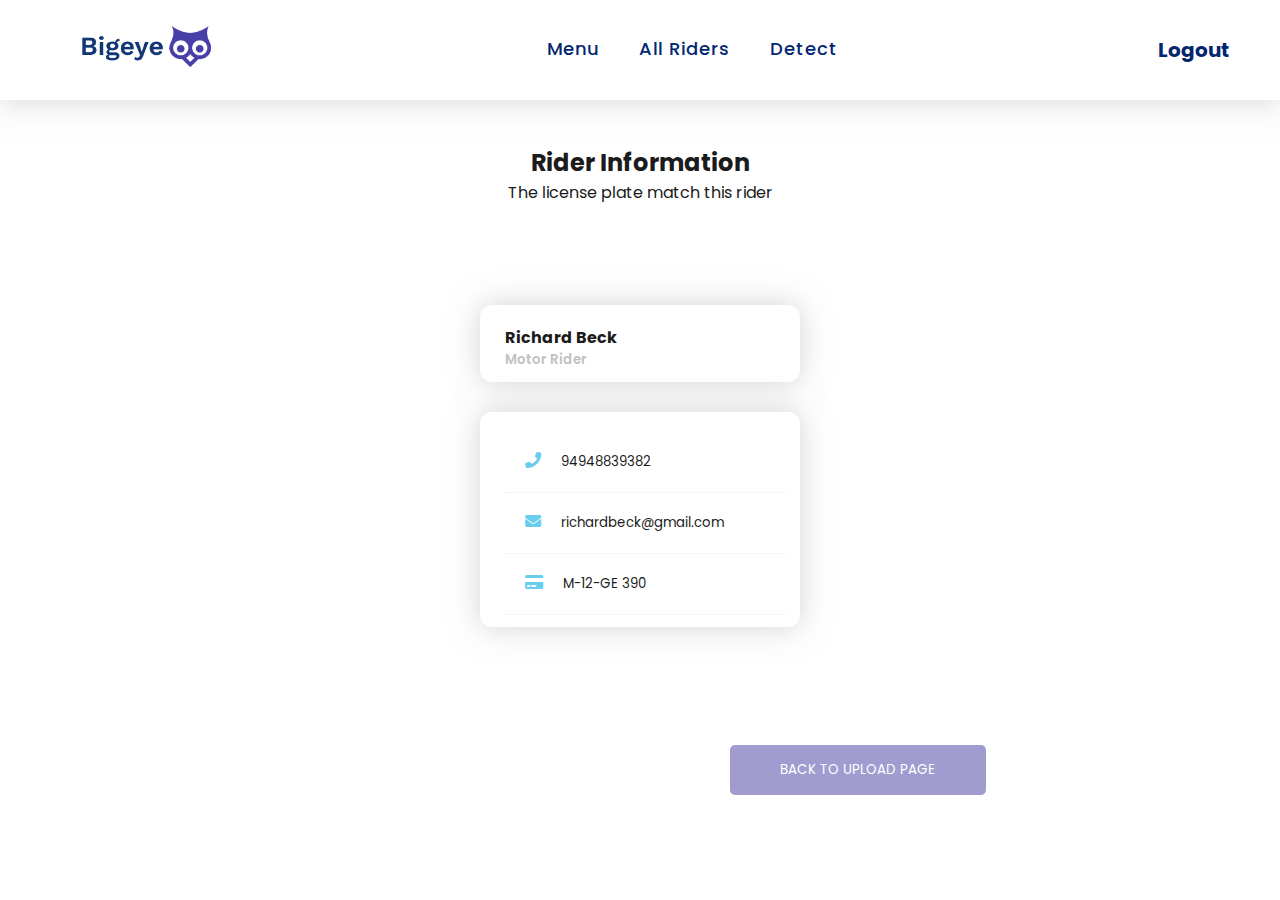
<file: Helmet/driver_info.html>
<!DOCTYPE html>
<html lang="en" dir="ltr">
  <head>
    <meta charset="utf-8">
    <link rel="stylesheet" href="https://cdnjs.cloudflare.com/ajax/libs/font-awesome/5.15.2/css/all.min.css"/>
    <link rel="stylesheet" href="style.css">
    <meta name="viewport" content="width=device-width, initial-scale=1.0">
  </head>
  <body>
    <nav>
      <div class="logo">
        <a href="main.html">
            <img src="images/logo2.png" alt="">
        </a>
      </div>
      <input type="checkbox" id="click">
      <label for="click" class="menu-btn">
        <i class="fas fa-bars"></i>
      </label>
        <ul>
            <li> <a class="active" href="#" >Menu</a></li>
            <li> <a href="#" >All Riders</a></li>
            <li> <a href="#" >Detect</a></li>
            <span>
                <a href="index.html">Logout</a>
            </span>
        </ul>
    </nav>



    <div class="content">
      <h2>Rider Information</h2>
      <p>The license plate match this rider</p>
    
        <div class="boxx info">
            <div class="one">
                <h4>Richard Beck</h4>
                <h5>Motor Rider</h5>
            </div>

            <div class="two">
                <span>
                    <i class="fa fa-phone" aria-hidden="true"></i>
                    <h5>94948839382</h5>
                </span>
                <hr>
                <span>
                    <i class="fa fa-envelope"></i>
                    <h5>richardbeck@gmail.com</h5>
                </span>
                <hr>
                <span>
                    <i class="fas fa-credit-card"></i>
                <h5>M-12-GE 390</h5>
                </span>
                <hr>
            </div>

        </div>

        <button class="btn">
            <a href="main.html"> BACK TO UPLOAD PAGE </a>
        </button>

        
    </div>
    
</body>
</html>
</file>
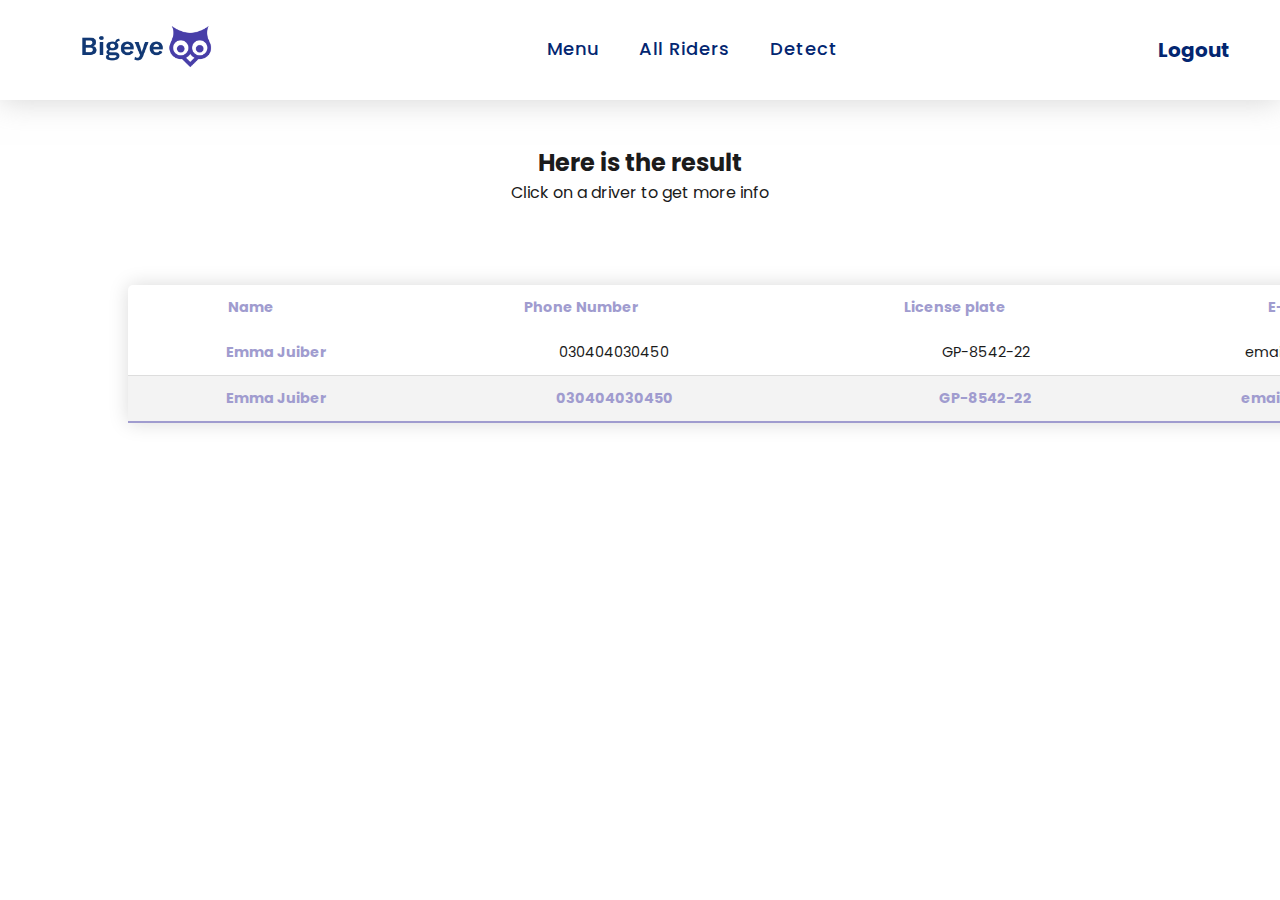
<file: Helmet/driver_table.html>
<!DOCTYPE html>
<html lang="en" dir="ltr">
  <head>
    <meta charset="utf-8">
    <link rel="stylesheet" href="https://cdnjs.cloudflare.com/ajax/libs/font-awesome/5.15.2/css/all.min.css"/>
    <link rel="stylesheet" href="style.css">
    <meta name="viewport" content="width=device-width, initial-scale=1.0">
  </head>
  <body>
    <nav>
      <div class="logo">
        <img src="images/logo2.png" alt="">
      </div>
      <input type="checkbox" id="click">
      <label for="click" class="menu-btn">
        <i class="fas fa-bars"></i>
      </label>
        <ul>
            <li> <a class="active" href="#" >Menu</a></li>
            <li> <a href="#" >All Riders</a></li>
            <li> <a href="#" >Detect</a></li>
            <span>
                <a href="index.html">Logout</a>
            </span>
        </ul>
    </nav>

    <div class="content">
      <h2>Here is the result</h2>
      <p>Click on a driver to get more info</p>
      
      <div class="content">
        <table class="content-table">
          <thead>
            <tr>
              <th>Name</th>
              <th>Phone Number</th>
              <th>License plate</th>
              <th>E-mail</th>
            </tr>
          </thead>
          <tbody>
            <tr>
              <td><a href="driver_info.html">Emma Juiber</a></td>
              <td>030404030450</td>
              <td>GP-8542-22</td>
              <td>email@exampl.com</td>
            </tr>
            <tr class="active-row">
              <td><a href="driver_info.html">Emma Juiber</a></td>
              <td>030404030450</td>
              <td>GP-8542-22</td>
              <td>email@exampl.com</td>
            </tr>
          </tbody>
        </table>
    </div>
  </div>
</body>
</html>
</file>
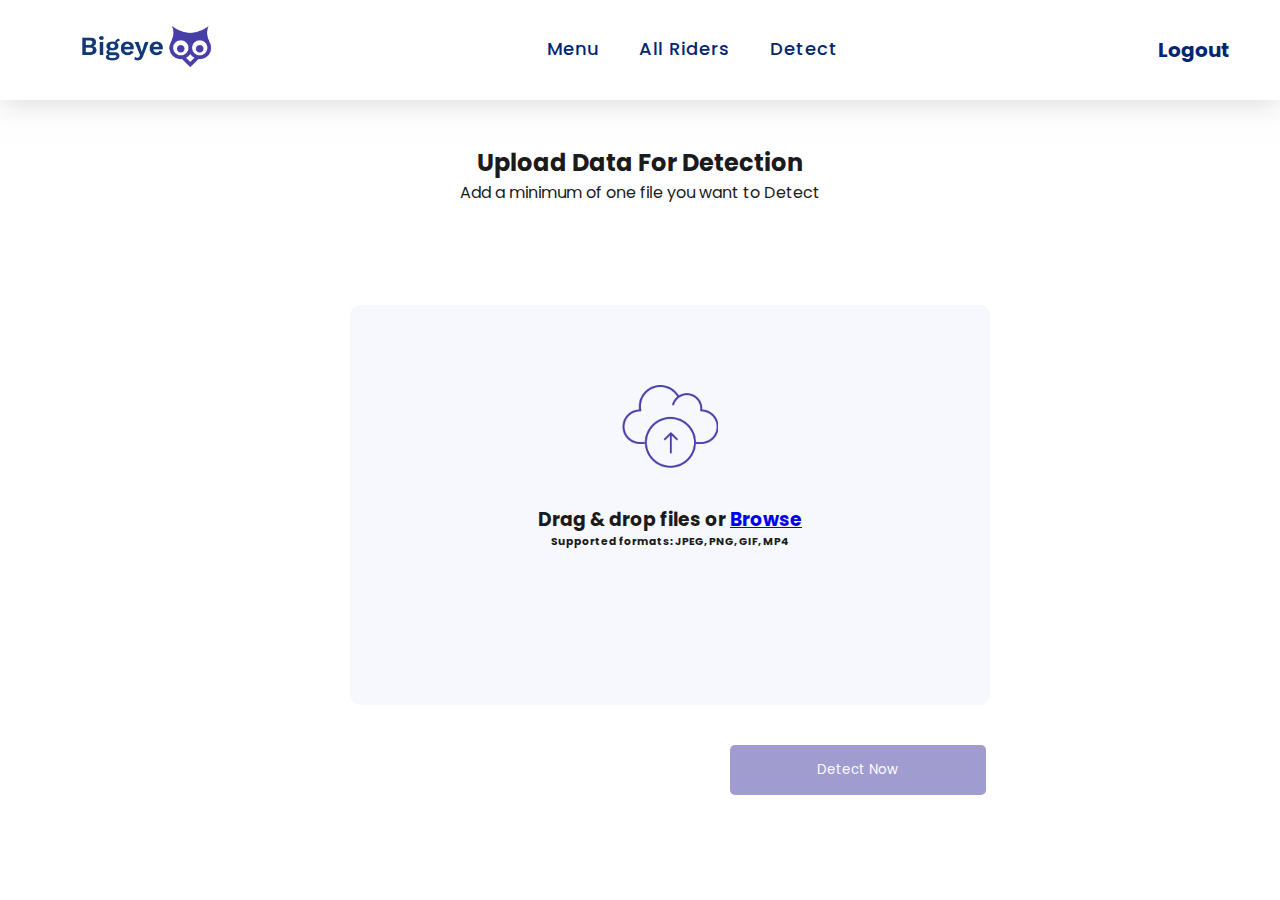
<file: Helmet/main.html>
<!DOCTYPE html>
<html lang="en" dir="ltr">
  <head>
    <meta charset="utf-8">
    <link rel="stylesheet" href="https://cdnjs.cloudflare.com/ajax/libs/font-awesome/5.15.2/css/all.min.css"/>
    <link rel="stylesheet" href="style.css">
    <meta name="viewport" content="width=device-width, initial-scale=1.0">
  </head>
  <body>
    <nav>
      <div class="logo">
        <img src="images/logo2.png" alt="">
      </div>
      <input type="checkbox" id="click">
      <label for="click" class="menu-btn">
        <i class="fas fa-bars"></i>
      </label>
        <ul>
            <li> <a class="active" href="#" >Menu</a></li>
            <li> <a href="#" >All Riders</a></li>
            <li> <a href="#" >Detect</a></li>
            <span>
                <a href="index.html">Logout</a>
            </span>
        </ul>
    </nav>
    <div class="content">
        <h2>Upload Data For Detection</h2>
        <p>Add a minimum of one file you want to Detect</p>

       <div class="boxx">
        <div class="box">
            <div class="go">
            <img src="images/Upload icon.png" alt="">
            <h3>Drag & drop files or <a href="#">Browse</a></h3>
            <h6>Supported formats: JPEG, PNG, GIF, MP4</h6>
            </div>
        </div>
       </div>

        <button class="btn">
            <a href="driver_table.html"> Detect Now </a>
        </button>
    </div>

  </body>
</html>
</file>
<file: Helmet/style.css>
@import url('https://fonts.googleapis.com/css2?family=Poppins:wght@200;300;400;500;600;700&display=swap');
*{
  margin: 0;
  padding: 0;
  box-sizing: border-box;
  font-family: 'Poppins', sans-serif;
} 

.main{
    background-image: url(images/datascience.jpg);
    background-size: cover;
    background-repeat: no-repeat;
    position: absolute;
    width: 100%;
    height: 100vh;
}

.row{
    position: relative;
    display: flex;
    flex-basis: 50%;
    justify-content: space-evenly;
    margin: 90px;
    text-align: center;
    align-items: center;
}

.first{
    position: relative;
    background-color: rgb(255, 255, 255);
    padding: 40px 40px;
    text-align: left;
    width: 40%;
    border-radius: 10px;
}

.first h1{
    margin-top: 40px;
    font-size: 40px;
    font-weight: 600;
}

.first h5{
    padding-top: 20px;
}

.first p{
    font-weight: 300;
    margin-bottom: 100px;
}

.form{
    position: relative;
    text-align: left;
    padding-top: 60px;
}

.form input{
    padding: 20px;
    margin-bottom: 20px;
    width: 100%;
    border: none;
    border-radius: 10px;
    box-shadow: 3px 3px 2px rgba(146, 146, 146, 0.411);
}

.form span{
    position: absolute;
    right: 10px;
}

.form span a{
    font-size: 15px;
    color: rgba(222, 222, 222, 0.875);
    text-decoration: none;
}

.size1{
    height: 70px;
}

.second{
    align-items: center;
    display: flex;
    flex-direction: column;
    justify-content: space-between;
    width: 40%;
    height: 80vh;
}

.second img{
    margin-top: 50px;
    height: 10%;
}

.second h2{
    font-size: 40px;
    font-weight: 600;
    color: white;
}

.second p{
    color: white;
    margin-bottom: 50px;
}

nav{
  display: flex;
  height: 100px;
  width: 100%;
  background-color: #ffffff;
  box-shadow: 0 0 30px rgba(168, 168, 168, 0.501);
  z-index: 99;
  align-items: center;
  justify-content: space-between;
  padding: 0 50px 0 80px;
}

nav ul{
  display: flex;
  flex-wrap: wrap;
  list-style: none;
}

nav ul li{
  margin: 0 5px;
}

.logo img{
    height: 30%; 
    width: 30%; 
}

nav ul li a{
    color: rgb(3, 38, 113);
  text-decoration: none;
  font-size: 18px;
  font-weight: 500;
  padding: 8px 15px;
  border-radius: 5px;
  letter-spacing: 1px;
  transition: all 0.3s ease;
}

nav .menu-btn i{
    margin-left: 30px;
    color: rgb(3, 38, 113);
  font-size: 22px;
  cursor: pointer;
  display: none;
}

span{
    padding-left: 300px;
}
span a{
    font-size: 20px;
    text-decoration: none;
    font-weight: 700;
    color: rgb(3, 38, 113);
}

input[type="checkbox"]{
  display: none;
}

.content{
  position: absolute;
  top: 25%;
  left: 50%;
  transform: translate(-50%, -50%);
  text-align: center;
  z-index: -1;
  width: 100%;
  padding: 0 30px;
  color: #1b1b1b;
}

.content p{
    padding-bottom: 100px;
}

.boxx{
    position: absolute;
    width: 100%;
    align-items: center;
    justify-content: center;
    text-align: center;
}

.box{
    position: absolute;
    align-items: center;
    text-align: center;
    display: block;
    width: 50%;
    height: 400px;
    background-color: rgb(247, 248, 254);
    left: 25%;
    border-radius: 10px;
}

.go{
    padding: 80px;
    justify-content: space-between;
}

.go img{
    width: 20%;
}

.go h3{
    padding-top: 30px;
}

button{
    width: 100%;
    padding: 15px;
    background-color: darkblue;
    border: none;
    border-radius: 10px;
}

button a{
    text-decoration: none;
    color: white;
}

.btn{
    position: absolute;
    top: 600px;
    /* right: 40%; */
    left: 57%;
    width: 20%;
    background-color: rgb(160, 156, 207);
    border: none;
    border-radius: 5px;
}


table{
    position: absolute;
    align-items: center;
    top: 30%;
    left: 10%;
}

.content-table {
    border-collapse: collapse;
    margin-top: 100px;
    font-size: 0.9em;
    width: 1340px;
    border-radius: 5px 5px 0 0;
    overflow: hidden;
    box-shadow: 0 0 20px rgba(0, 0, 0, 0.15);
}

.content-table thead tr {
    color:  rgb(160, 156, 207);
    text-align: left;
    font-weight: bold;
}

.content-table th{
    padding: 12px 100px;
}
.content-table td {
    padding: 12px 15px;
}

.content-table tbody tr {
    border-bottom: 1px solid #dddddd;
}

.content-table tbody tr:nth-of-type(even) {
    background-color: #f3f3f3;
}

.content-table tbody tr:last-of-type {
    border-bottom: 2px solid rgb(160, 156, 207);
}

.content-table tbody tr.active-row {
    font-weight: bold;
    color: rgb(160, 156, 207);
}

td a{
    text-decoration: none;
    font-weight: bold;
    color: rgb(160, 156, 207);
}

.ctn{
    margin: 40px;
}

 .contents{
    position: absolute;
    width: 100%;
    height: 50vh;
    background-color: darkblue;
    top: 30%;
    text-align: center;
    justify-content: space-around;
}

@media (max-width: 1274px){
    nav .menu-btn i{
    display: block;
  }
  #click:checked ~ .menu-btn i:before{
    content: "\f00d";
  }
  nav ul{
    position: fixed;
    top: 80px;
    left: -100%;
    background: rgb(213, 213, 213);
    height: 100vh;
    width: 100%;
    text-align: center;
    display: block;
    transition: all 0.3s ease;
  }
  #click:checked ~ ul{
    left: 0;
  }
  nav ul li{
    width: 100%;
    margin: 40px 0;
  }
  nav ul li a{
    width: 100%;
    margin-left: -100%;
    display: block;
    font-size: 20px;
    transition: 0.6s cubic-bezier(0.68, -0.55, 0.265, 1.55);
  }
  #click:checked ~ ul li a{
    margin-left: 0px;
  }
  nav ul li a.active,
  nav ul li a:hover{
    background: none;
    color: darkblue;
  }
}

.info{
  width: 50%;
  left: 25%;
}

.one{
    position: relative;
    border-radius: 12px;
    text-align: left;
    background-color: white;
    box-shadow: 0 0 30px rgba(168, 168, 168, 0.501);
    padding: 20px 12px 12px 25px;
    /* margin: 10px 30px; */
    width: 50%;
    left: 25%;
    margin-bottom: 30px;
}

.one h5{
    font-weight: 600;
    color: rgb(193, 193, 193);
}
.two{
    position: relative;
    border-radius: 12px;
    text-align: left;
    background-color: white;
    box-shadow: 0 0 30px rgba(168, 168, 168, 0.501);
    padding: 20px 12px 12px 25px;
    /* margin: 10px 30px; */
    width: 50%;
    left: 25%;
}

.two h5{
    font-weight: 400;
}

.two span{
    display: inline-flex;
    padding: 20px;
    width: 100%;
}

.two span i{
    padding-right: 20px;
    color: rgb(105, 205, 238);
}

hr{
    opacity: 50%;
    padding-top: -20px;
    border-top: #111;
}

@media (max-width: 1074px){
    nav{
      padding: 0 40px 0 50px;
    }

    img{
        height: 50%; 
        width: 50%; 
    }
  
  .first h1{
    margin-top: 20px;
    font-size: 30px;
    font-weight: 600;
}

.first p{
    font-weight: 300;
    margin-bottom: 70px;
}

.info{
    width: 70%;
    left: 10%;
  }

.one, .two{
    width: 80%;
    left: 10%;
    margin-bottom: 30px;
}
}

@media (max-width: 1000px){
    nav{
      padding: 0 40px 0 50px;
    }
  
    span{
      padding-left: 0px;
  }

  .main{
    position: absolute;
    padding-top: 100px;
    width: 100%;
    height: 100%;
    text-align: center;
}

.first p{
    font-weight: 300;
    margin-bottom: 50px;
}

.first{
    text-align: left;
    width: 90%;
}

.size1{
    height: 20px;
}

.second{
    display: none;
}

.row{
    justify-content: space-evenly;
    text-align: center;
    align-items: center;
}
}

@media (max-width: 920px) {
    nav{
        padding: 0 40px 0 50px;
      }

  #click:checked ~ .menu-btn i:before{
    content: "\f00d";
  }

  nav ul{
    position: fixed;
    top: 100px;
    left: -100%;
    background: rgb(213, 213, 213);;
    height: 100vh;
    width: 100%;
    text-align: center;
    display: block;
    transition: all 0.3s ease;
  }

  nav ul li{
    width: 100%;
  }

  nav ul li a{
    width: 100%;
    display: block;
    font-size: 20px;
    transition: 0.6s cubic-bezier(0.68, -0.55, 0.265, 1.55);
  }

  nav ul li a.active,
  nav ul li a:hover{
    background: none;
    color: darkblue;
  }

  .row{
    flex-basis: 50%;
    margin: 10px;
}

  .first{
    padding: 20px;
    text-align: left;
    margin-left: 0px;
    width: 90%;
}

.box{
    width: 80%;
    background-color: rgb(247, 248, 254);
    left: 10%;
    /* margin-top: 50px; */
}

.box{
    position: absolute;
    align-items: center;
    text-align: center;
    display: block;
    width: 80%;
    height: 400px;
    background-color: rgb(247, 248, 254);
    left: 3%;
    border-radius: 10px;
}

.go{
    padding: 40px;
    justify-content: space-around;
}

.go img{
    width: 40%;
}

.btn{
    margin-top: 50px;
    width: 80%;
    left: 10%;

    /* bottom: 20px; */
}

.one, .two{
    width: 100%;
    left: 10%;
    margin-bottom: 30px;
}

.info{
    width: 80%;
    left: 5%;
  }
}

@media (max-width: 554px) {
    nav{
      padding: 0 40px 0 50px;
    }
}
</file>
